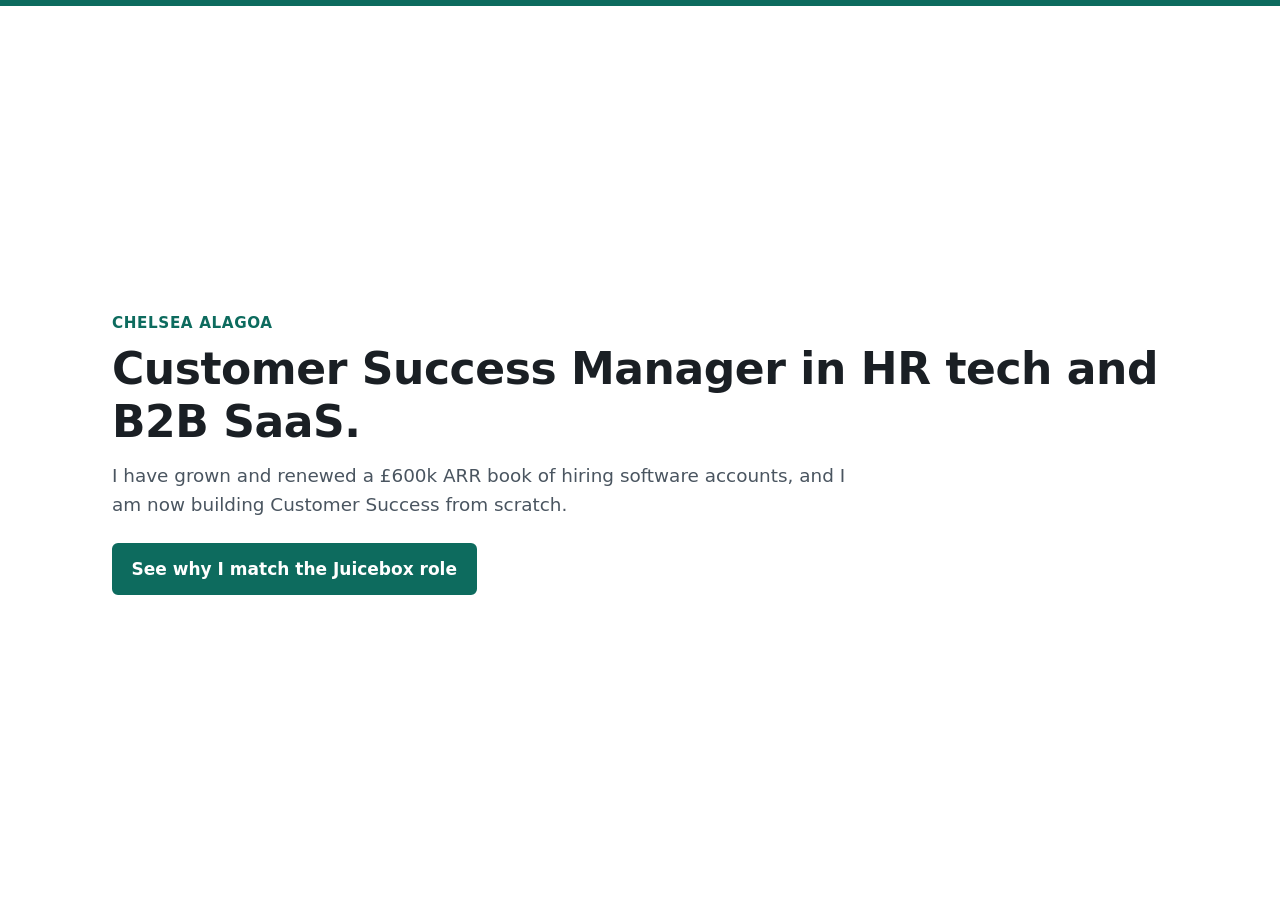
<file: index.html>
<!doctype html>
<html lang="en-GB">
<head>
  <meta charset="utf-8">
  <meta name="viewport" content="width=device-width, initial-scale=1">
  <title>Chelsea Alagoa | Customer Success Manager</title>
  <meta name="description" content="Chelsea Alagoa, Customer Success Manager in HR tech and B2B SaaS.">
  <link rel="stylesheet" href="assets/styles.css">
</head>
<body>
  <main class="intro">
    <div class="wrap">
      <p class="eyebrow">Chelsea Alagoa</p>
      <h1>Customer Success Manager in HR tech and B2B SaaS.</h1>
      <p class="lead">I have grown and renewed a £600k ARR book of hiring software accounts, and I am now building Customer Success from scratch.</p>
      <ul class="links">
        <li><a class="button primary" href="juicebox/">See why I match the Juicebox role</a></li>
      </ul>
    </div>
  </main>
</body>
</html>
</file>
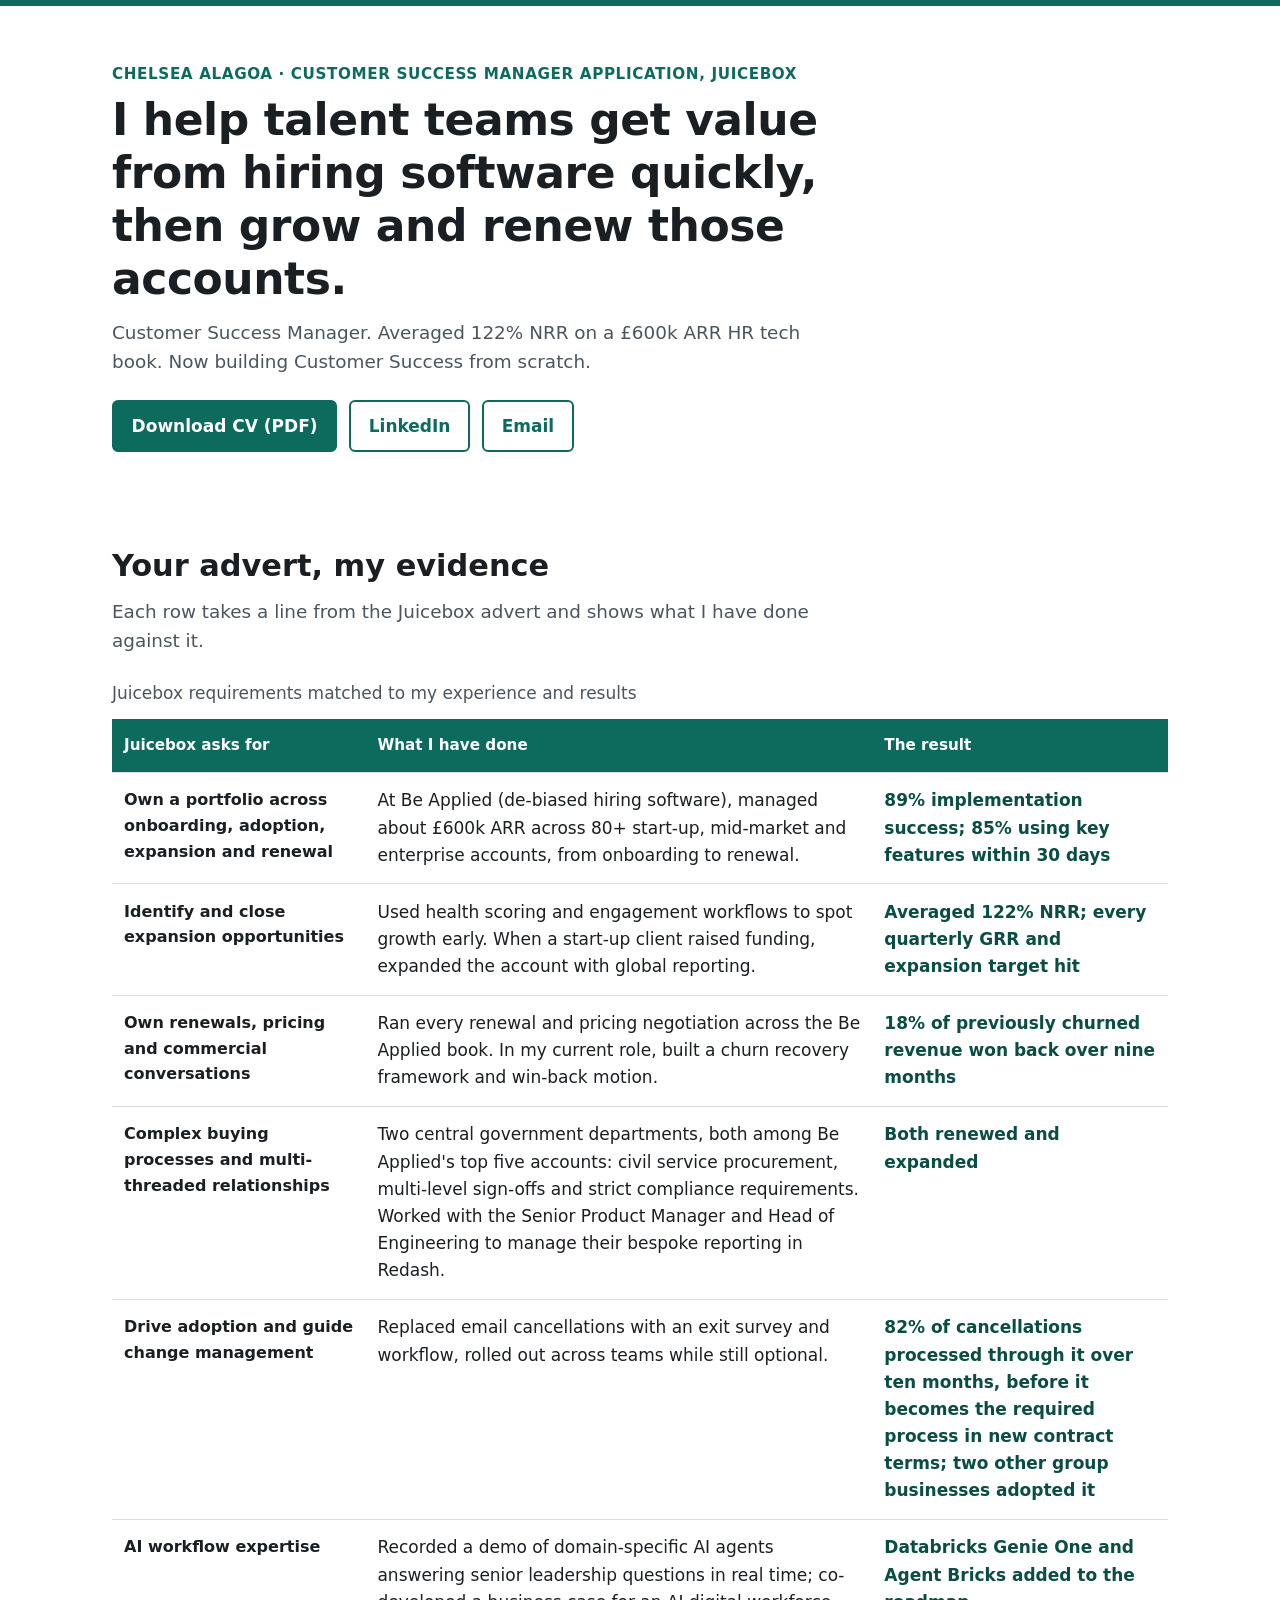
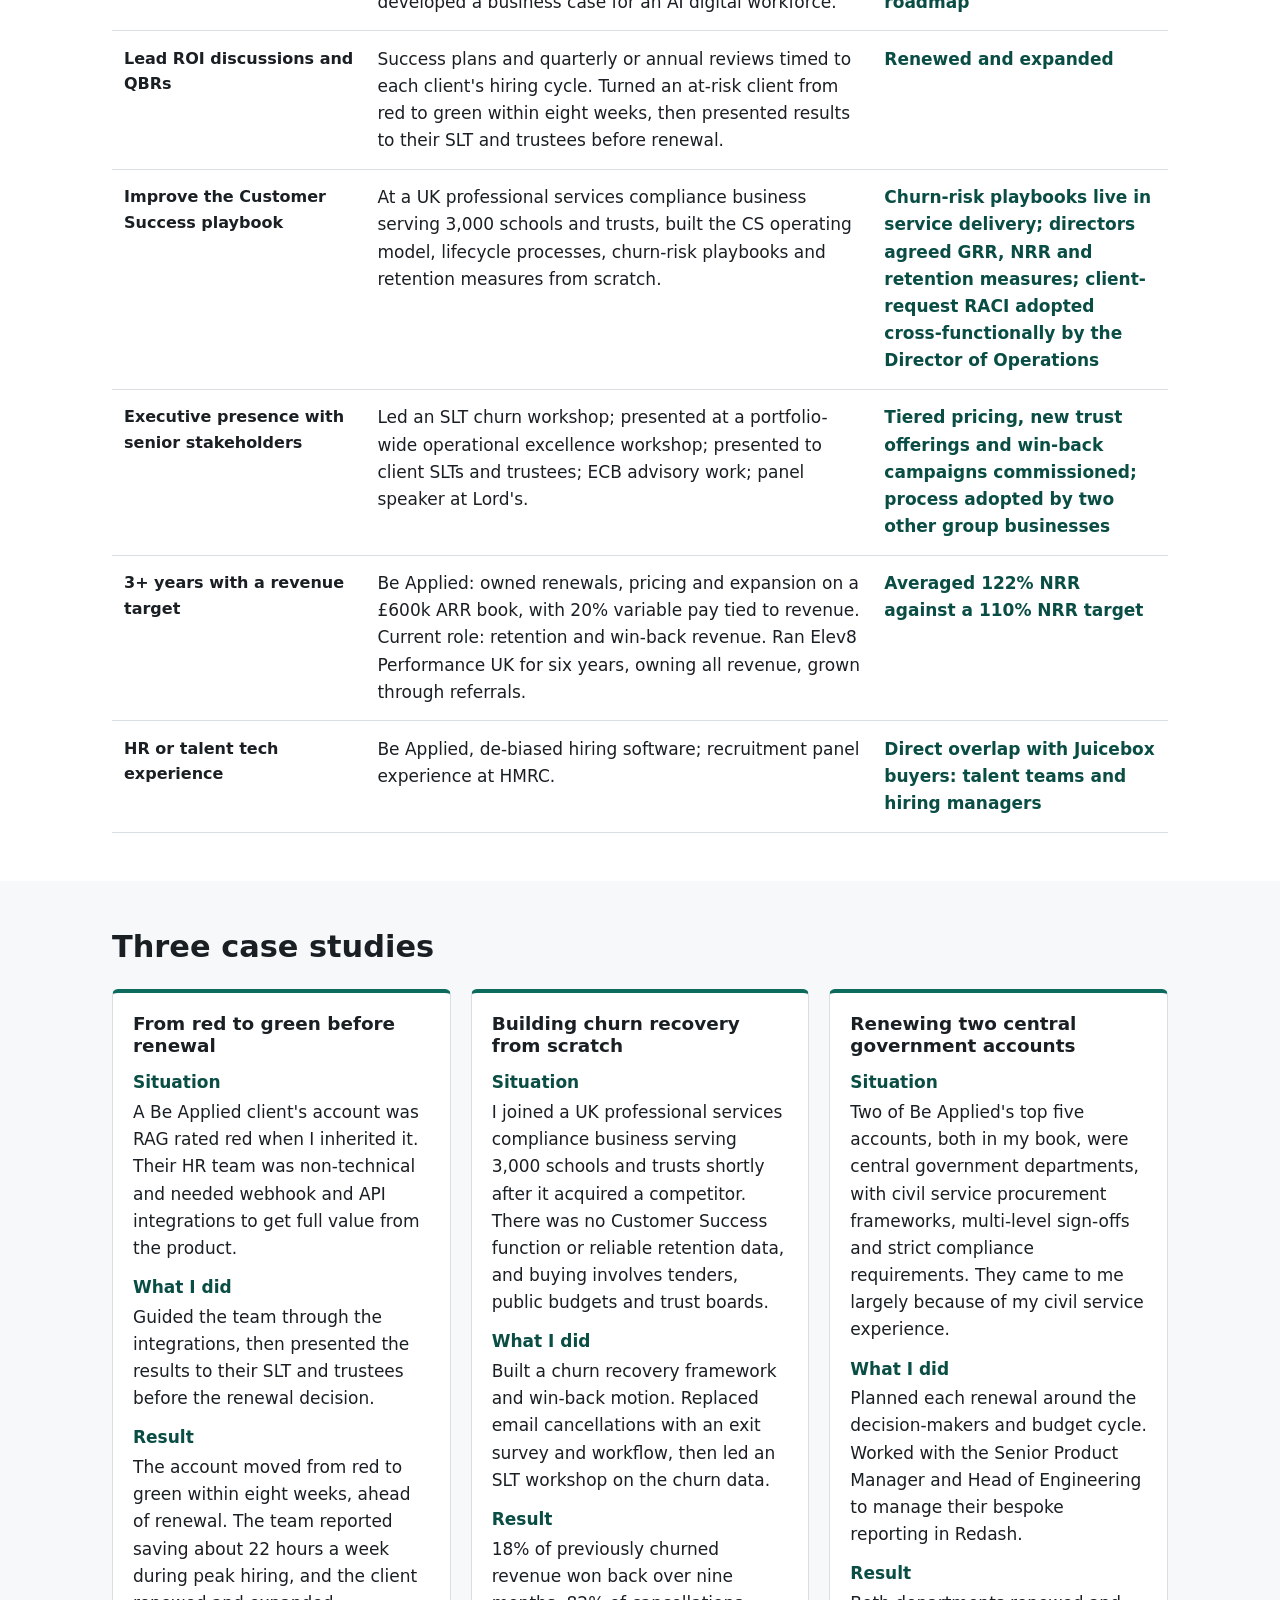
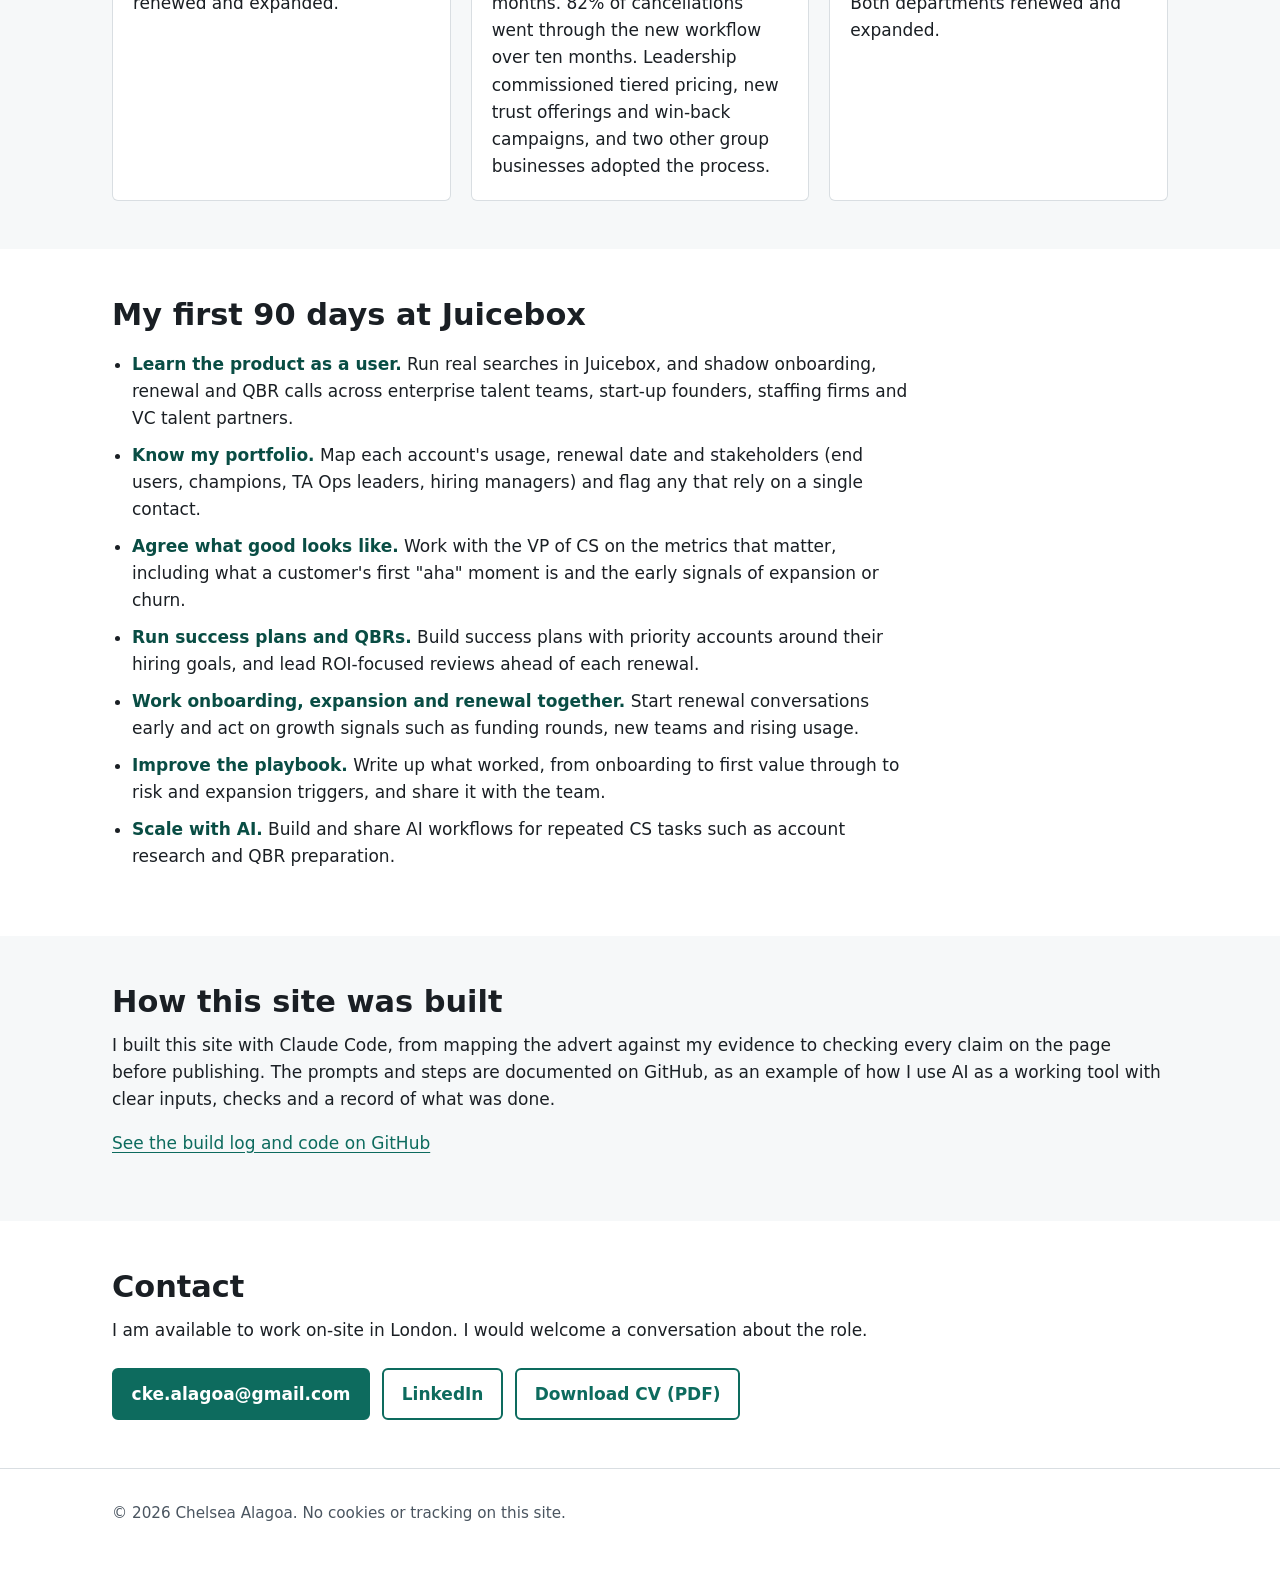
<file: juicebox/index.html>
<!doctype html>
<html lang="en-GB">
<head>
  <meta charset="utf-8">
  <meta name="viewport" content="width=device-width, initial-scale=1">
  <title>Chelsea Alagoa | Customer Success Manager application, Juicebox</title>
  <meta name="description" content="Evidence for the Juicebox Customer Success Manager role: renewals, expansion and adoption across an HR tech book at 122% average NRR.">
  <link rel="stylesheet" href="../assets/styles.css">
</head>
<body>
  <a class="skip-link" href="#main">Skip to content</a>

  <header class="hero">
    <div class="wrap">
      <p class="eyebrow">Chelsea Alagoa · Customer Success Manager application, Juicebox</p>
      <h1>I help talent teams get value from hiring software quickly, then grow and renew those accounts.</h1>
      <p class="lead">Customer Success Manager. Averaged 122% NRR on a £600k ARR HR tech book. Now building Customer Success from scratch.</p>
      <ul class="links">
        <li><a class="button primary" href="../assets/cv.pdf" download>Download CV (PDF)</a></li>
        <li><a class="button" href="https://www.linkedin.com/in/chelseaalagoa">LinkedIn</a></li>
        <li><a class="button" href="mailto:cke.alagoa@gmail.com">Email</a></li>
      </ul>
    </div>
  </header>

  <main id="main">
    <section aria-labelledby="evidence-heading">
      <div class="wrap">
        <h2 id="evidence-heading">Your advert, my evidence</h2>
        <p class="lead">Each row takes a line from the Juicebox advert and shows what I have done against it.</p>
        <table class="evidence" role="table">
          <caption>Juicebox requirements matched to my experience and results</caption>
          <thead role="rowgroup">
            <tr role="row">
              <th scope="col" role="columnheader">Juicebox asks for</th>
              <th scope="col" role="columnheader">What I have done</th>
              <th scope="col" role="columnheader">The result</th>
            </tr>
          </thead>
          <tbody role="rowgroup">
            <tr role="row">
              <th scope="row" role="rowheader">Own a portfolio across onboarding, adoption, expansion and renewal</th>
              <td role="cell" data-label="What I have done">At Be Applied (de-biased hiring software), managed about £600k ARR across 80+ start-up, mid-market and enterprise accounts, from onboarding to renewal.</td>
              <td role="cell" data-label="The result" class="result">89% implementation success; 85% using key features within 30 days</td>
            </tr>
            <tr role="row">
              <th scope="row" role="rowheader">Identify and close expansion opportunities</th>
              <td role="cell" data-label="What I have done">Used health scoring and engagement workflows to spot growth early. When a start-up client raised funding, expanded the account with global reporting.</td>
              <td role="cell" data-label="The result" class="result">Averaged 122% NRR; every quarterly GRR and expansion target hit</td>
            </tr>
            <tr role="row">
              <th scope="row" role="rowheader">Own renewals, pricing and commercial conversations</th>
              <td role="cell" data-label="What I have done">Ran every renewal and pricing negotiation across the Be Applied book. In my current role, built a churn recovery framework and win-back motion.</td>
              <td role="cell" data-label="The result" class="result">18% of previously churned revenue won back over nine months</td>
            </tr>
            <tr role="row">
              <th scope="row" role="rowheader">Complex buying processes and multi-threaded relationships</th>
              <td role="cell" data-label="What I have done">Two central government departments, both among Be Applied's top five accounts: civil service procurement, multi-level sign-offs and strict compliance requirements. Worked with the Senior Product Manager and Head of Engineering to manage their bespoke reporting in Redash.</td>
              <td role="cell" data-label="The result" class="result">Both renewed and expanded</td>
            </tr>
            <tr role="row">
              <th scope="row" role="rowheader">Drive adoption and guide change management</th>
              <td role="cell" data-label="What I have done">Replaced email cancellations with an exit survey and workflow, rolled out across teams while still optional.</td>
              <td role="cell" data-label="The result" class="result">82% of cancellations processed through it over ten months, before it becomes the required process in new contract terms; two other group businesses adopted it</td>
            </tr>
            <tr role="row">
              <th scope="row" role="rowheader">AI workflow expertise</th>
              <td role="cell" data-label="What I have done">Recorded a demo of domain-specific AI agents answering senior leadership questions in real time; co-developed a business case for an AI digital workforce.</td>
              <td role="cell" data-label="The result" class="result">Databricks Genie One and Agent Bricks added to the roadmap</td>
            </tr>
            <tr role="row">
              <th scope="row" role="rowheader">Lead ROI discussions and QBRs</th>
              <td role="cell" data-label="What I have done">Success plans and quarterly or annual reviews timed to each client's hiring cycle. Turned an at-risk client from red to green within eight weeks, then presented results to their SLT and trustees before renewal.</td>
              <td role="cell" data-label="The result" class="result">Renewed and expanded</td>
            </tr>
            <tr role="row">
              <th scope="row" role="rowheader">Improve the Customer Success playbook</th>
              <td role="cell" data-label="What I have done">At a UK professional services compliance business serving 3,000 schools and trusts, built the CS operating model, lifecycle processes, churn-risk playbooks and retention measures from scratch.</td>
              <td role="cell" data-label="The result" class="result">Churn-risk playbooks live in service delivery; directors agreed GRR, NRR and retention measures; client-request RACI adopted cross-functionally by the Director of Operations</td>
            </tr>
            <tr role="row">
              <th scope="row" role="rowheader">Executive presence with senior stakeholders</th>
              <td role="cell" data-label="What I have done">Led an SLT churn workshop; presented at a portfolio-wide operational excellence workshop; presented to client SLTs and trustees; ECB advisory work; panel speaker at Lord's.</td>
              <td role="cell" data-label="The result" class="result">Tiered pricing, new trust offerings and win-back campaigns commissioned; process adopted by two other group businesses</td>
            </tr>
            <tr role="row">
              <th scope="row" role="rowheader">3+ years with a revenue target</th>
              <td role="cell" data-label="What I have done">Be Applied: owned renewals, pricing and expansion on a £600k ARR book, with 20% variable pay tied to revenue. Current role: retention and win-back revenue. Ran Elev8 Performance UK for six years, owning all revenue, grown through referrals.</td>
              <td role="cell" data-label="The result" class="result">Averaged 122% NRR against a 110% NRR target</td>
            </tr>
            <tr role="row">
              <th scope="row" role="rowheader">HR or talent tech experience</th>
              <td role="cell" data-label="What I have done">Be Applied, de-biased hiring software; recruitment panel experience at HMRC.</td>
              <td role="cell" data-label="The result" class="result">Direct overlap with Juicebox buyers: talent teams and hiring managers</td>
            </tr>
          </tbody>
        </table>
      </div>
    </section>

    <section aria-labelledby="cases-heading">
      <div class="wrap">
        <h2 id="cases-heading">Three case studies</h2>
        <div class="cases">
          <article class="case" aria-labelledby="case-1">
            <h3 id="case-1">From red to green before renewal</h3>
            <dl>
              <dt>Situation</dt>
              <dd>A Be Applied client's account was RAG rated red when I inherited it. Their HR team was non-technical and needed webhook and API integrations to get full value from the product.</dd>
              <dt>What I did</dt>
              <dd>Guided the team through the integrations, then presented the results to their SLT and trustees before the renewal decision.</dd>
              <dt>Result</dt>
              <dd>The account moved from red to green within eight weeks, ahead of renewal. The team reported saving about 22 hours a week during peak hiring, and the client renewed and expanded.</dd>
            </dl>
          </article>

          <article class="case" aria-labelledby="case-2">
            <h3 id="case-2">Building churn recovery from scratch</h3>
            <dl>
              <dt>Situation</dt>
              <dd>I joined a UK professional services compliance business serving 3,000 schools and trusts shortly after it acquired a competitor. There was no Customer Success function or reliable retention data, and buying involves tenders, public budgets and trust boards.</dd>
              <dt>What I did</dt>
              <dd>Built a churn recovery framework and win-back motion. Replaced email cancellations with an exit survey and workflow, then led an SLT workshop on the churn data.</dd>
              <dt>Result</dt>
              <dd>18% of previously churned revenue won back over nine months. 82% of cancellations went through the new workflow over ten months. Leadership commissioned tiered pricing, new trust offerings and win-back campaigns, and two other group businesses adopted the process.</dd>
            </dl>
          </article>

          <article class="case" aria-labelledby="case-3">
            <h3 id="case-3">Renewing two central government accounts</h3>
            <dl>
              <dt>Situation</dt>
              <dd>Two of Be Applied's top five accounts, both in my book, were central government departments, with civil service procurement frameworks, multi-level sign-offs and strict compliance requirements. They came to me largely because of my civil service experience.</dd>
              <dt>What I did</dt>
              <dd>Planned each renewal around the decision-makers and budget cycle. Worked with the Senior Product Manager and Head of Engineering to manage their bespoke reporting in Redash.</dd>
              <dt>Result</dt>
              <dd>Both departments renewed and expanded.</dd>
            </dl>
          </article>
        </div>
      </div>
    </section>

    <section aria-labelledby="plan-heading">
      <div class="wrap">
        <h2 id="plan-heading">My first 90 days at Juicebox</h2>
        <ul class="plan">
          <li><strong>Learn the product as a user.</strong> Run real searches in Juicebox, and shadow onboarding, renewal and QBR calls across enterprise talent teams, start-up founders, staffing firms and VC talent partners.</li>
          <li><strong>Know my portfolio.</strong> Map each account's usage, renewal date and stakeholders (end users, champions, TA Ops leaders, hiring managers) and flag any that rely on a single contact.</li>
          <li><strong>Agree what good looks like.</strong> Work with the VP of CS on the metrics that matter, including what a customer's first "aha" moment is and the early signals of expansion or churn.</li>
          <li><strong>Run success plans and QBRs.</strong> Build success plans with priority accounts around their hiring goals, and lead ROI-focused reviews ahead of each renewal.</li>
          <li><strong>Work onboarding, expansion and renewal together.</strong> Start renewal conversations early and act on growth signals such as funding rounds, new teams and rising usage.</li>
          <li><strong>Improve the playbook.</strong> Write up what worked, from onboarding to first value through to risk and expansion triggers, and share it with the team.</li>
          <li><strong>Scale with AI.</strong> Build and share AI workflows for repeated CS tasks such as account research and QBR preparation.</li>
        </ul>
      </div>
    </section>

    <section aria-labelledby="built-heading">
      <div class="wrap">
        <h2 id="built-heading">How this site was built</h2>
        <p>I built this site with Claude Code, from mapping the advert against my evidence to checking every claim on the page before publishing. The prompts and steps are documented on GitHub, as an example of how I use AI as a working tool with clear inputs, checks and a record of what was done.</p>
        <p><a href="https://github.com/blkren/portfolio">See the build log and code on GitHub</a></p>
      </div>
    </section>

    <section aria-labelledby="contact-heading">
      <div class="wrap">
        <h2 id="contact-heading">Contact</h2>
        <p>I am available to work on-site in London. I would welcome a conversation about the role.</p>
        <ul class="links">
          <li><a class="button primary" href="mailto:cke.alagoa@gmail.com">cke.alagoa@gmail.com</a></li>
          <li><a class="button" href="https://www.linkedin.com/in/chelseaalagoa">LinkedIn</a></li>
          <li><a class="button" href="../assets/cv.pdf" download>Download CV (PDF)</a></li>
        </ul>
      </div>
    </section>
  </main>

  <footer>
    <div class="wrap">
      <p>© 2026 Chelsea Alagoa. No cookies or tracking on this site.</p>
    </div>
  </footer>
</body>
</html>
</file>
<file: assets/styles.css>
/* One accent colour (teal). All text colours pass WCAG AA on their backgrounds. */
:root {
  color-scheme: light;
  --ink: #1a1f24;        /* body text, 15.9:1 on white */
  --muted: #4a5560;      /* secondary text, 7.4:1 on white */
  --accent: #0d6b5e;     /* links and highlights, 6.5:1 on white */
  --accent-dark: #094d44;
  --accent-tint: #e8f3f1;
  --line: #d9dee2;
  --bg: #ffffff;
  --bg-alt: #f6f8f9;
  --max: 68rem;
}

*,
*::before,
*::after { box-sizing: border-box; }

html { -webkit-text-size-adjust: 100%; }

body {
  margin: 0;
  background: var(--bg);
  color: var(--ink);
  font-family: system-ui, -apple-system, "Segoe UI", Roboto, "Helvetica Neue", Arial, sans-serif;
  font-size: 1.0625rem;
  line-height: 1.6;
}

a { color: var(--accent); text-underline-offset: 0.2em; }
a:hover { color: var(--accent-dark); }
a:focus-visible,
.button:focus-visible {
  outline: 3px solid var(--accent);
  outline-offset: 3px;
}

h1, h2, h3 { line-height: 1.2; margin: 0 0 0.75rem; }
h1 { font-size: clamp(1.75rem, 5vw + 0.5rem, 2.75rem); letter-spacing: -0.01em; }
h2 { font-size: clamp(1.4rem, 2vw + 0.8rem, 1.9rem); }
h3 { font-size: 1.15rem; }
p { margin: 0 0 1rem; }

.skip-link {
  position: absolute;
  left: 1rem;
  top: -3rem;
  background: var(--accent);
  color: #fff;
  padding: 0.5rem 1rem;
  z-index: 10;
}
.skip-link:focus { top: 1rem; color: #fff; }

.wrap {
  max-width: var(--max);
  margin: 0 auto;
  padding: 0 1rem;
}

section { padding: 3rem 0; }
section:nth-of-type(even) { background: var(--bg-alt); }

.eyebrow {
  color: var(--accent);
  font-weight: 600;
  font-size: 0.95rem;
  letter-spacing: 0.04em;
  text-transform: uppercase;
  margin-bottom: 0.5rem;
}

.lead { font-size: 1.15rem; color: var(--muted); max-width: 46rem; }

/* Hero */
.hero { padding: 3.5rem 0 3rem; border-top: 6px solid var(--accent); }
.hero h1 { max-width: 48rem; }

.links {
  display: flex;
  flex-wrap: wrap;
  gap: 0.75rem;
  list-style: none;
  padding: 0;
  margin: 1.5rem 0 0;
}

.button {
  display: inline-block;
  padding: 0.65rem 1.1rem;
  border: 2px solid var(--accent);
  border-radius: 6px;
  font-weight: 600;
  text-decoration: none;
}
.button.primary { background: var(--accent); color: #fff; }
.button.primary:hover { background: var(--accent-dark); border-color: var(--accent-dark); color: #fff; }
.button:hover { background: var(--accent-tint); }

/* Evidence table: stacked cards on small screens, a table from 48rem */
.evidence { width: 100%; border-collapse: collapse; margin-top: 1.5rem; }
.evidence caption { text-align: left; color: var(--muted); margin-bottom: 0.75rem; }
.evidence thead { display: none; }
.evidence tr {
  display: block;
  background: var(--bg);
  border: 1px solid var(--line);
  border-left: 4px solid var(--accent);
  border-radius: 6px;
  padding: 1rem;
  margin-bottom: 1rem;
}
.evidence th,
.evidence td { display: block; text-align: left; vertical-align: top; }
.evidence th[scope="row"] { font-size: 1.05rem; margin-bottom: 0.5rem; }
.evidence td { padding: 0.25rem 0; }
.evidence td::before {
  content: attr(data-label);
  display: block;
  font-size: 0.8rem;
  font-weight: 600;
  letter-spacing: 0.04em;
  text-transform: uppercase;
  color: var(--muted);
}
.evidence td.result { font-weight: 600; color: var(--accent-dark); }

@media (min-width: 48rem) {
  .evidence thead { display: table-header-group; }
  .evidence tr { display: table-row; border: 0; padding: 0; margin: 0; background: none; }
  .evidence th,
  .evidence td { display: table-cell; padding: 0.9rem 0.75rem; border-bottom: 1px solid var(--line); }
  .evidence thead th {
    background: var(--accent);
    color: #fff;
    font-size: 0.95rem;
  }
  .evidence tbody tr:nth-child(odd) { background: var(--bg); }
  .evidence th[scope="row"] { width: 24%; font-size: 1rem; margin: 0; }
  .evidence td.result { width: 28%; }
  .evidence td::before { content: none; }
}

/* Case studies */
.cases { display: grid; gap: 1.25rem; margin-top: 1.5rem; }
.case {
  background: var(--bg);
  border: 1px solid var(--line);
  border-top: 4px solid var(--accent);
  border-radius: 6px;
  padding: 1.25rem;
}
.case dl { margin: 0; }
.case dt { font-weight: 700; color: var(--accent-dark); margin-top: 0.75rem; }
.case dd { margin: 0.15rem 0 0; }

@media (min-width: 60rem) {
  .cases { grid-template-columns: repeat(3, 1fr); }
}

/* Lists */
.plan { padding-left: 1.25rem; max-width: 50rem; }
.plan li { margin-bottom: 0.6rem; }
.plan strong { color: var(--accent-dark); }

footer {
  padding: 2rem 0;
  color: var(--muted);
  font-size: 0.95rem;
  border-top: 1px solid var(--line);
}

/* Root intro page */
.intro {
  min-height: 100vh;
  display: flex;
  align-items: center;
  border-top: 6px solid var(--accent);
}
.intro .wrap { padding-top: 3rem; padding-bottom: 3rem; }
</file>
